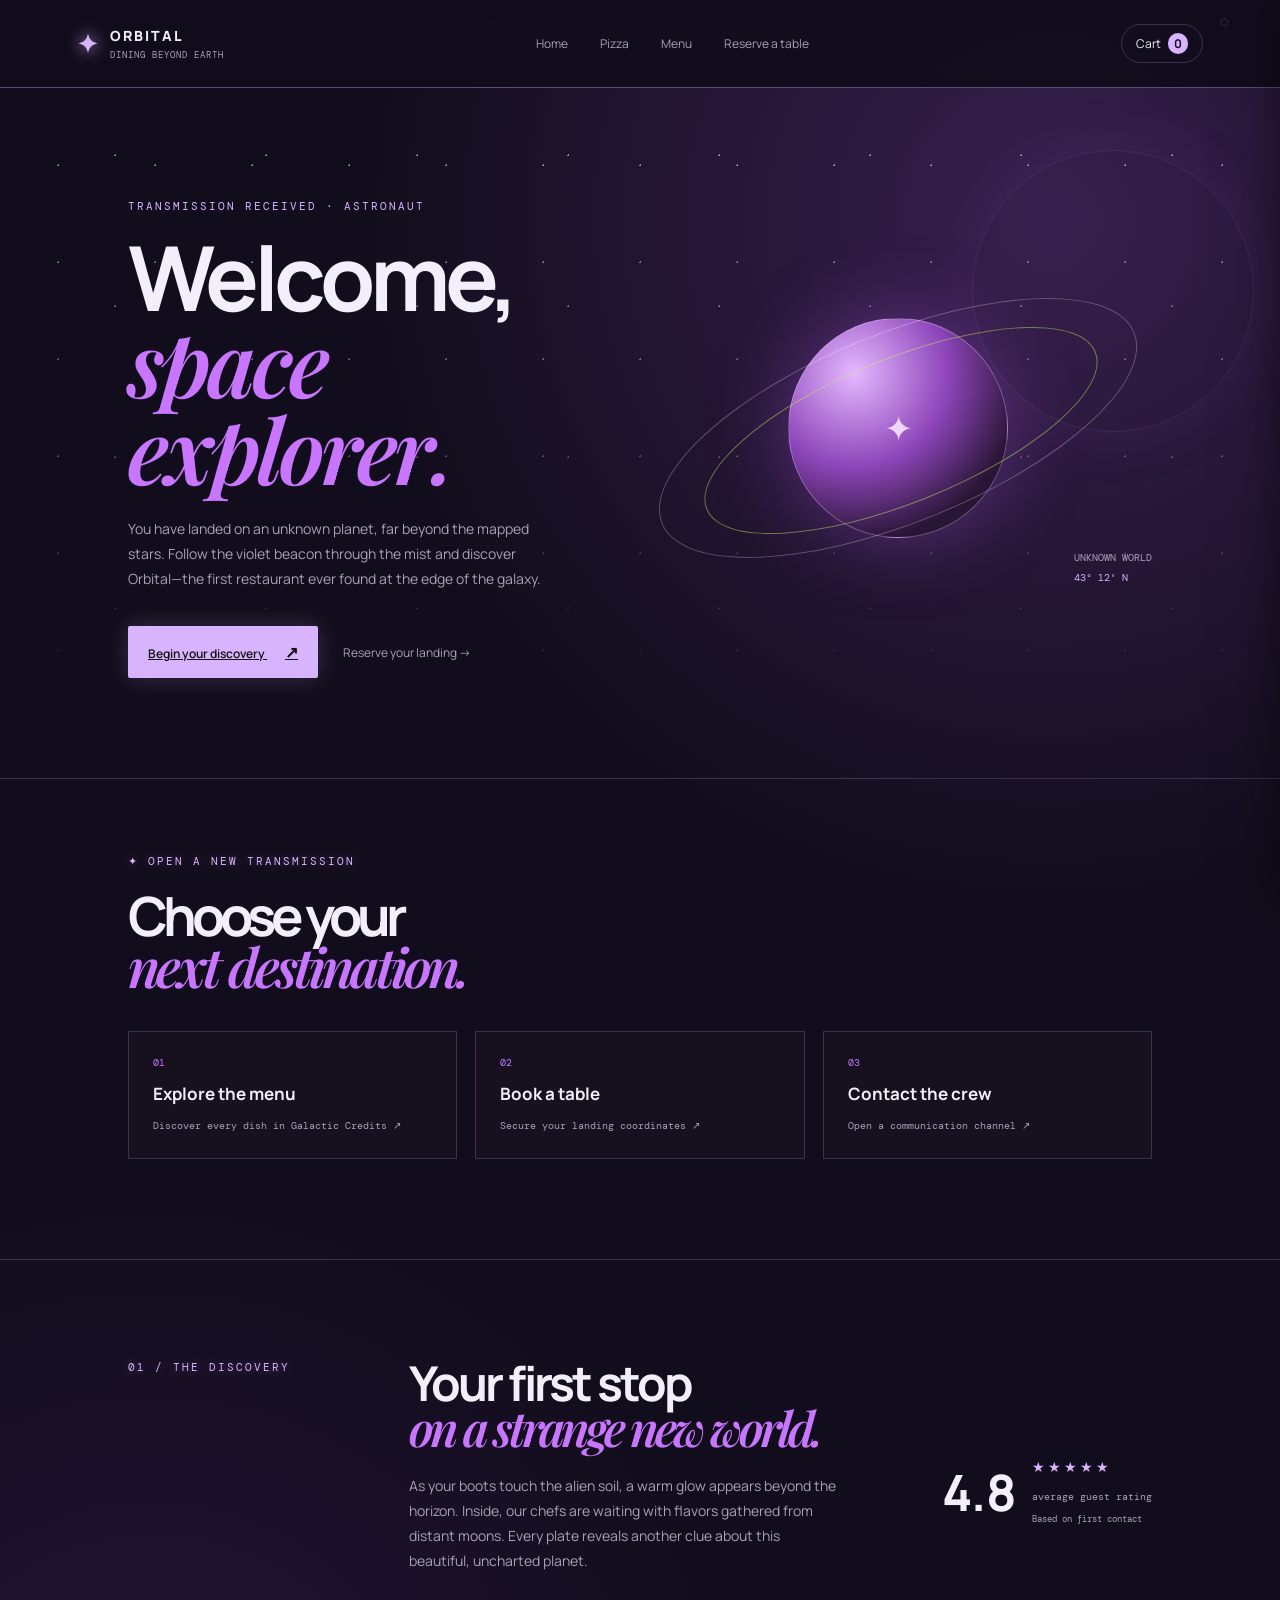
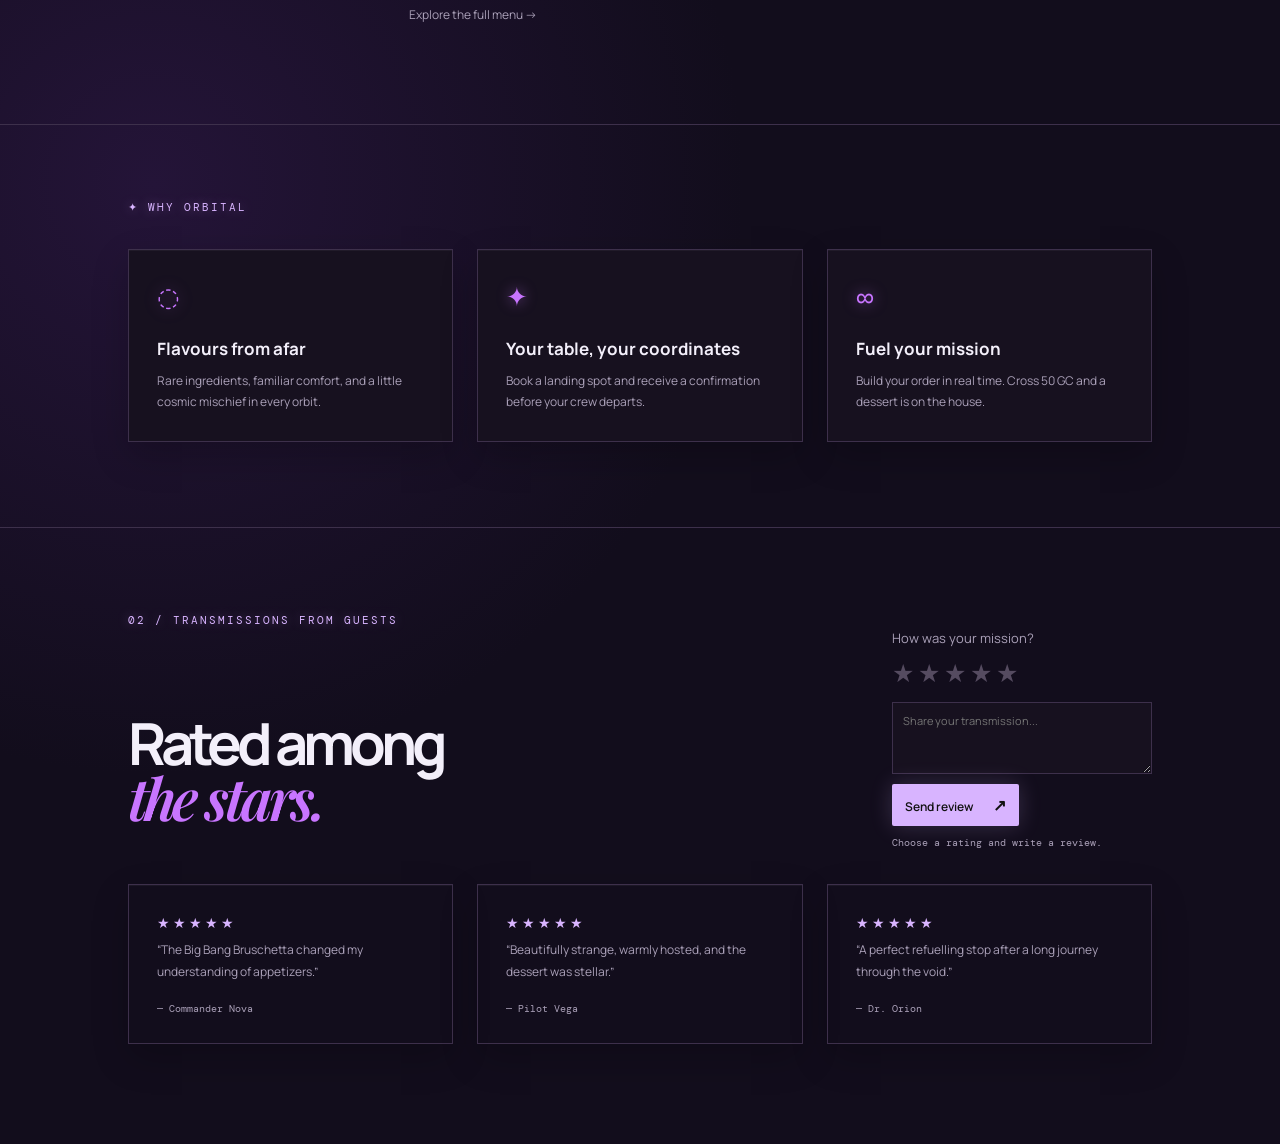
<file: index.html>
<!doctype html>
<html lang="en">
<head><meta charset="UTF-8"><meta name="viewport" content="width=device-width,initial-scale=1"><title>ORBITAL — restaurant beyond the stars</title><link rel="stylesheet" href="styles.css"><style>.home-page #pizza,.home-page #menu,.home-page #reserve,.home-page .bookings{display:none}</style></head>
<body class="home-page">
  <div class="stars"></div>
  <header class="nav"><a class="brand" href="index.html"><span class="brand-mark">✦</span><span>ORBITAL<small>DINING BEYOND EARTH</small></span></a><nav><a href="index.html">Home</a><a href="pizza.html">Pizza</a><a href="menu.html">Menu</a><a href="reserve.html">Reserve a table</a></nav><a class="cart-link" href="menu.html">Cart <b id="cart-count">0</b></a></header>
  <main>
    <section id="home" class="hero page-section"><div class="hero-copy"><p class="eyebrow">TRANSMISSION RECEIVED · ASTRONAUT</p><h1>Welcome,<br><em>space explorer.</em></h1><p class="lead">You have landed on an unknown planet, far beyond the mapped stars. Follow the violet beacon through the mist and discover Orbital—the first restaurant ever found at the edge of the galaxy.</p><div class="hero-actions"><a class="button primary" href="#menu">Begin your discovery <span>↗</span></a><a class="text-link" href="#reserve">Reserve your landing <span>→</span></a></div></div><div class="hero-orbit"><div class="planet"><span>✦</span></div><div class="ring ring-one"></div><div class="ring ring-two"></div><div class="orbit-label">UNKNOWN WORLD<br><strong>43° 12' N</strong></div></div></section>
    <section class="launch-panel page-section"><div class="section-kicker">✦ OPEN A NEW TRANSMISSION</div><h2>Choose your<br><em>next destination.</em></h2><div class="launch-grid"><a class="launch-card" href="index.html#menu" target="_blank" rel="noopener"><span>01</span><strong>Explore the menu</strong><small>Discover every dish in Galactic Credits ↗</small></a><a class="launch-card" href="index.html#reserve" target="_blank" rel="noopener"><span>02</span><strong>Book a table</strong><small>Secure your landing coordinates ↗</small></a><a class="launch-card" href="contact.html" target="_blank" rel="noopener"><span>03</span><strong>Contact the crew</strong><small>Open a communication channel ↗</small></a></div></section>
    <section class="welcome"><div class="section-kicker">01 / THE DISCOVERY</div><div><h2>Your first stop<br><em>on a strange new world.</em></h2><p>As your boots touch the alien soil, a warm glow appears beyond the horizon. Inside, our chefs are waiting with flavors gathered from distant moons. Every plate reveals another clue about this beautiful, uncharted planet.</p><a class="text-link home-link" href="#menu">Explore the full menu <span>→</span></a></div><div class="stat"><strong id="home-rating">4.8</strong><div><div class="rating-stars" aria-label="Average guest rating">★★★★★</div><span>average guest rating<br><small id="rating-count">Based on first contact</small></span></div></div></section>
    <section class="home-features page-section"><div class="section-kicker">✦ WHY ORBITAL</div><div class="feature-grid"><article><span class="feature-icon">◌</span><h3>Flavours from afar</h3><p>Rare ingredients, familiar comfort, and a little cosmic mischief in every orbit.</p></article><article><span class="feature-icon">✦</span><h3>Your table, your coordinates</h3><p>Book a landing spot and receive a confirmation before your crew departs.</p></article><article><span class="feature-icon">∞</span><h3>Fuel your mission</h3><p>Build your order in real time. Cross 50 GC and a dessert is on the house.</p></article></div></section>
    <section class="reviews page-section"><div class="section-kicker">02 / TRANSMISSIONS FROM GUESTS</div><div class="reviews-head"><h2>Rated among<br><em>the stars.</em></h2><form class="rating-form" id="rating-form"><p>How was your mission?</p><div class="overall-rating" role="group" aria-label="Rate your experience"><button type="button" data-overall="1" aria-label="1 star">★</button><button type="button" data-overall="2" aria-label="2 stars">★</button><button type="button" data-overall="3" aria-label="3 stars">★</button><button type="button" data-overall="4" aria-label="4 stars">★</button><button type="button" data-overall="5" aria-label="5 stars">★</button></div><textarea id="review-text" maxlength="240" placeholder="Share your transmission..." aria-label="Write your review"></textarea><button class="button primary" type="submit">Send review <span>↗</span></button><small id="rating-feedback">Choose a rating and write a review.</small></form></div><div class="review-grid" id="review-grid"><article><div class="rating-stars">★★★★★</div><p>“The Big Bang Bruschetta changed my understanding of appetizers.”</p><small>— Commander Nova</small></article><article><div class="rating-stars">★★★★★</div><p>“Beautifully strange, warmly hosted, and the dessert was stellar.”</p><small>— Pilot Vega</small></article><article><div class="rating-stars">★★★★★</div><p>“A perfect refuelling stop after a long journey through the void.”</p><small>— Dr. Orion</small></article></div></section>
    <section id="pizza" class="pizza page-section"><div class="section-kicker">02 / THE PIZZA PLANET</div><div class="pizza-intro"><div><div class="pizza-logo">🍕 <span>ORBITAL<br><b>PIZZA LAB</b></span></div><h2>Slice of<br><em>another world.</em></h2><p>Build your landing feast. Choose a planet, crust, size and toppings.</p></div><div class="pizza-signal">SIGNAL FOUND<br><strong>CRUST: 100% COSMIC</strong></div></div><div class="pizza-grid"><article><img src="pizza-purple.svg" alt="The Big Cheese Bang pizza"><h3>The Big Cheese Bang</h3><p>Black garlic cream, roasted tomato, blue cheese and thyme.</p><strong>24 GC</strong><button class="add pizza-add" data-pizza="purple-planet-pizza">+ Add pizza</button></article><article><img src="pizza-red.svg" alt="Cheesus Crust Superstar pizza"><h3>Cheesus Crust Superstar</h3><p>Blistered tomato, mozzarella, basil oil and sun-dried chili.</p><strong>22 GC</strong><button class="add pizza-add" data-pizza="solar-margherita-pizza">+ Add pizza</button></article><article><img src="pizza-gold.svg" alt="Saturn's Cheese Rings pizza"><h3>Saturn's Cheese Rings</h3><p>Spiced sausage, caramelized onion, mozzarella and golden honey.</p><strong>27 GC</strong><button class="add pizza-add" data-pizza="saturn-rings-pizza">+ Add pizza</button></article></div><div class="pizza-builder"><h3>Customize your transmission</h3><label>Size <select id="pizza-size"><option value="0">Orbit · 12-inch</option><option value="4">Supernova · 16-inch (+4 GC)</option></select></label><label>Crust <select id="pizza-crust"><option>Classic orbit crust</option><option>Garlic comet crust</option><option>Stuffed moon-crust (+3 GC)</option></select></label><div class="toppings"><span>Toppings · +2 GC each</span><label><input type="checkbox" value="Olives"> Black olives</label><label><input type="checkbox" value="Peppers"> Meteor peppers</label><label><input type="checkbox" value="Jalapeños"> Solar jalapeños</label><label><input type="checkbox" value="Basil"> Fresh basil</label></div></div></section>
    <section id="menu" class="menu-section page-section"><div class="section-kicker">03 / THE MENU</div><div class="section-head"><div><h2>Fuel your <em>curiosity.</em></h2><p>Every plate is prepared for the journey. Tap a rating to update our home average.</p></div><div class="pill-note">✦ &nbsp; 1 galactic credit = $1</div></div><div id="menu-grid"></div></section>
    <section id="reserve" class="reserve page-section"><div><div class="section-kicker">04 / YOUR ARRIVAL</div><h2>Reserve a seat<br><em>among the stars.</em></h2><p>Choose your coordinates. Your confirmation will be sent by email or text.</p><div class="slot-legend"><span class="slot available">08:00 PM</span><span>Available token</span><span class="slot occupied">Booked</span></div><div id="booking-slots" class="booking-slots"></div></div><form id="booking-form"><label>Your name<input required name="name" placeholder="Commander name"></label><label>Email address<input type="email" name="email" placeholder="you@mission.com"></label><label>Phone number<input type="tel" name="phone" placeholder="+1 555 0100"></label><label>Arrival date<input required type="date" name="date" id="booking-date"></label><label>Landing time<select required name="time" id="booking-time"><option value="">Choose a slot</option><option>06:00 PM</option><option>06:30 PM</option><option>07:00 PM</option><option>07:30 PM</option><option>08:00 PM</option><option>08:30 PM</option><option>09:00 PM</option></select></label><label>Party size<select name="size"><option>2 explorers</option><option>3 explorers</option><option>4 explorers</option><option>5 explorers</option><option>6 explorers</option></select></label><button class="button primary" type="submit">Book my table <span>↗</span></button><p id="booking-message" class="form-message"></p></form></section>
    <section class="bookings"><div class="section-kicker">YOUR TRANSMISSIONS</div><h3>Booked coordinates</h3><div id="bookings-list"><p class="muted">No tables booked yet.</p></div></section>
  </main>
  <aside id="cart-drawer" class="cart-drawer"><div class="cart-head"><h3>Your flight plan</h3><button id="close-cart">×</button></div><div id="cart-items"></div><div class="cart-summary"><div>Subtotal <span id="subtotal">0 GC</span></div><div id="discount-row" class="discount">Deep space discount <span id="discount">−0 GC</span></div><div class="total">Total <span id="total">0 GC</span></div><p id="dessert-note"></p><button class="button primary full" id="checkout">Transmit order <span>↗</span></button></div></aside><div id="toast" class="toast"></div>
  <script src="menu.js"></script>
  <script src="app.js"></script>
</body></html>
</file>
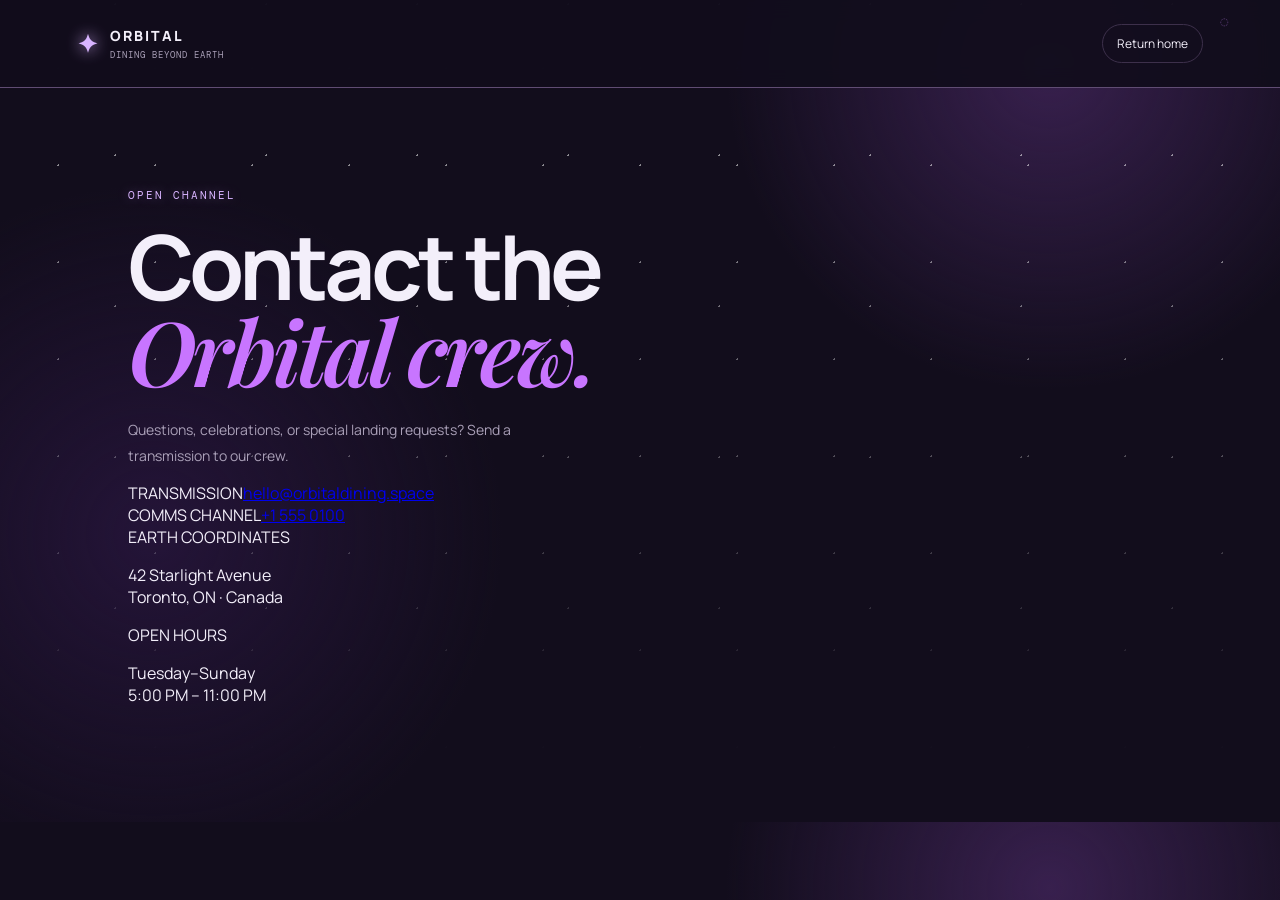
<file: contact.html>
<!doctype html><html lang="en"><head><meta charset="UTF-8"><meta name="viewport" content="width=device-width,initial-scale=1"><title>Contact · ORBITAL</title><link rel="stylesheet" href="styles.css"></head><body><div class="stars"></div><header class="nav"><a class="brand" href="index.html"><span class="brand-mark">✦</span><span>ORBITAL<small>DINING BEYOND EARTH</small></span></a><a class="cart-link" href="index.html">Return home</a></header><main><section class="contact page-section"><div><div class="section-kicker">OPEN CHANNEL</div><h1>Contact the<br><em>Orbital crew.</em></h1><p class="lead">Questions, celebrations, or special landing requests? Send a transmission to our crew.</p></div><div class="contact-details"><div><span>TRANSMISSION</span><a href="mailto:hello@orbitaldining.space">hello@orbitaldining.space</a></div><div><span>COMMS CHANNEL</span><a href="tel:+15550100">+1 555 0100</a></div><div><span>EARTH COORDINATES</span><p>42 Starlight Avenue<br>Toronto, ON · Canada</p></div><div><span>OPEN HOURS</span><p>Tuesday–Sunday<br>5:00 PM – 11:00 PM</p></div></div></section></main></body></html>
</file>
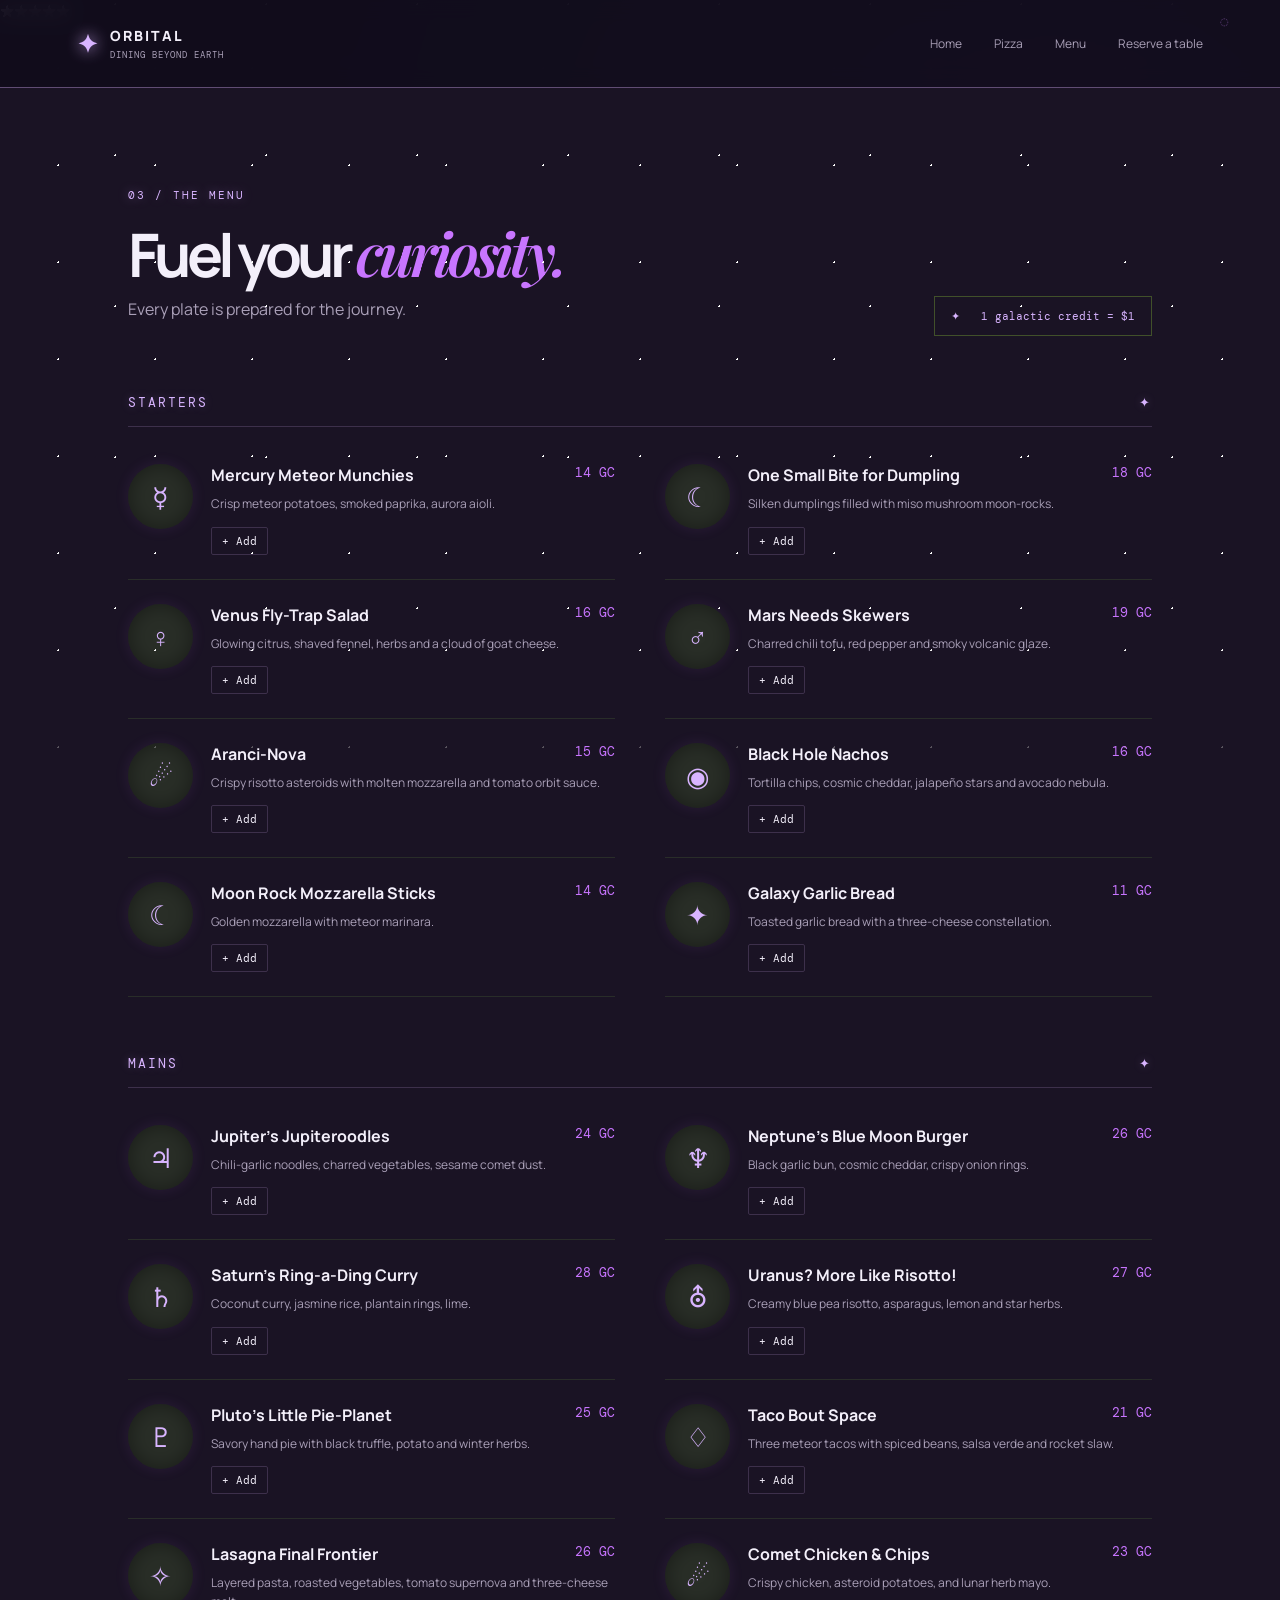
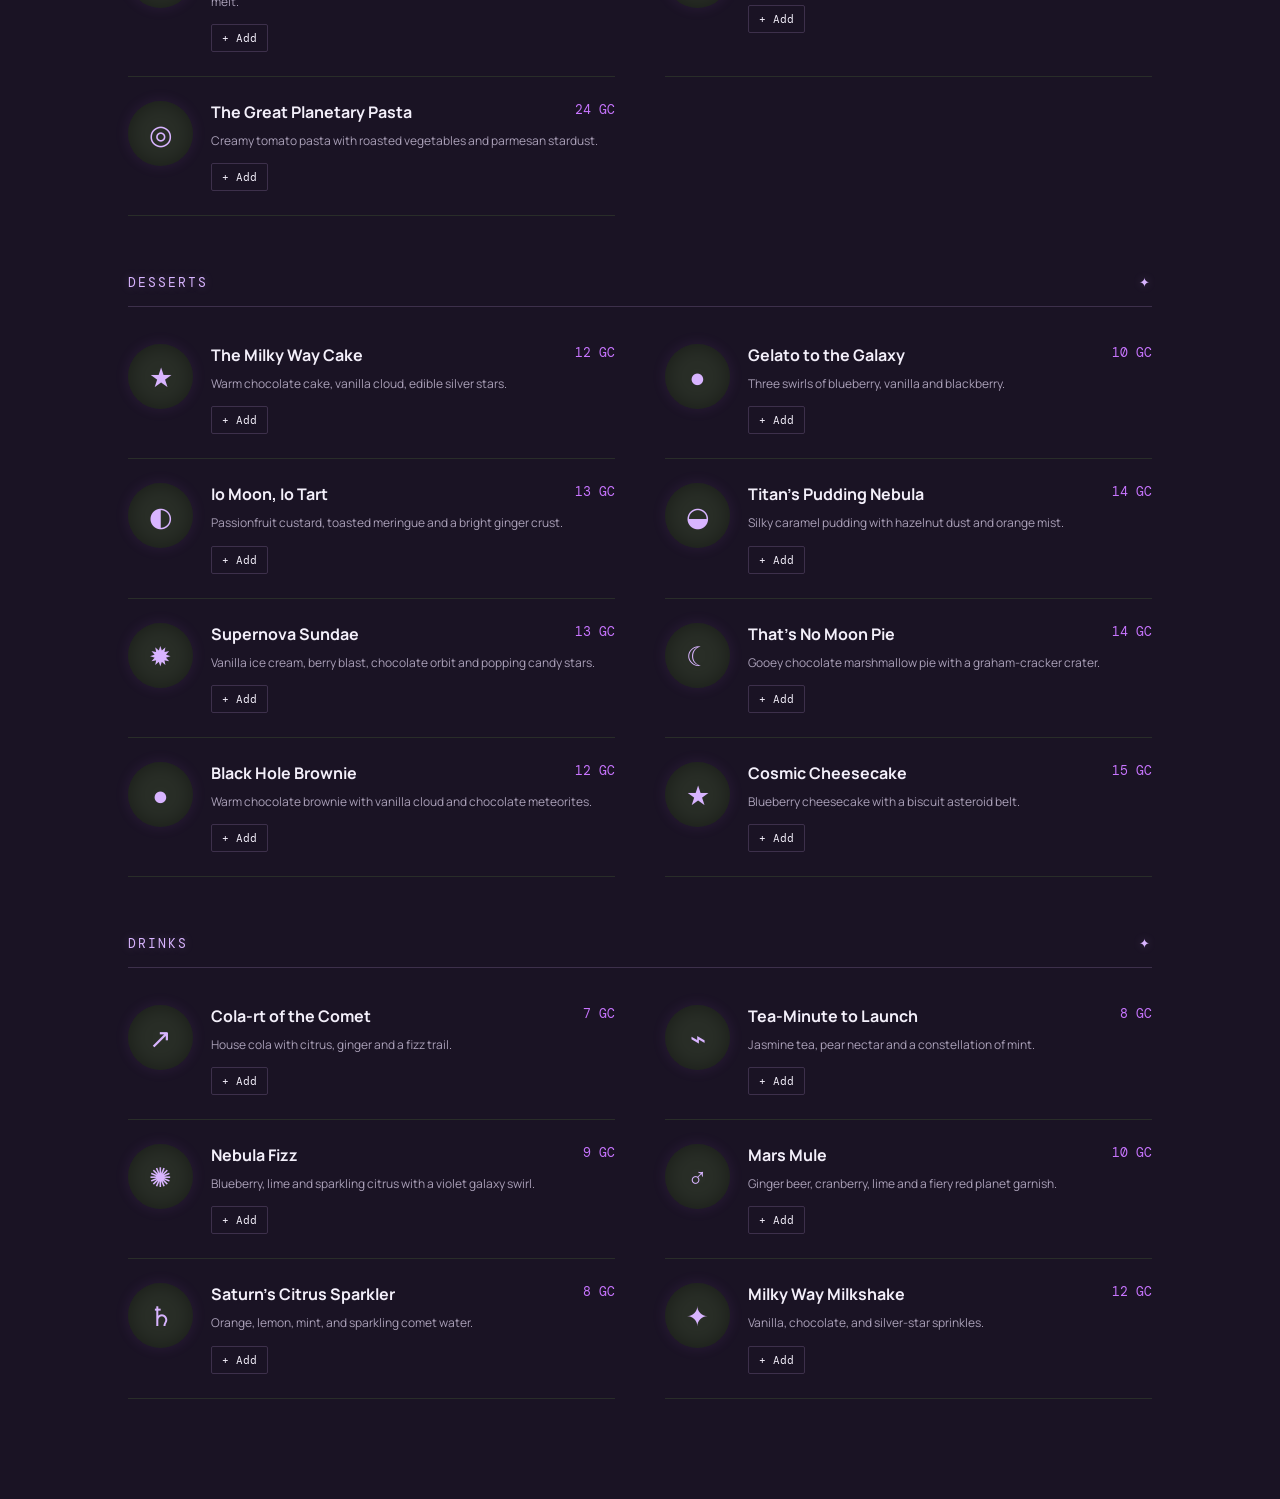
<file: menu.html>
<!doctype html><html lang="en"><head><meta charset="UTF-8"><meta name="viewport" content="width=device-width,initial-scale=1"><title>ORBITAL — Menu</title><link rel="stylesheet" href="styles.css"></head><body><div class="stars"></div><header class="nav"><a class="brand" href="index.html"><span class="brand-mark">✦</span><span>ORBITAL<small>DINING BEYOND EARTH</small></span></a><nav><a href="index.html">Home</a><a href="pizza.html">Pizza</a><a href="menu.html">Menu</a><a href="reserve.html">Reserve a table</a></nav></header><main><section class="menu-section page-section"><div class="section-kicker">03 / THE MENU</div><div class="section-head"><div><h2>Fuel your <em>curiosity.</em></h2><p>Every plate is prepared for the journey.</p></div><div class="pill-note">✦ &nbsp; 1 galactic credit = $1</div></div><div id="menu-grid"></div></section></main><script src="menu.js"></script><script>const grid=document.querySelector('#menu-grid');['Starters','Mains','Desserts','Drinks'].forEach(category=>{const dishes=MENU.filter(d=>d.category===category);grid.insertAdjacentHTML('beforeend',`<div class="menu-category"><h3>${category}<span>✦</span></h3><div class="dish-list">${dishes.map(d=>`<article class="dish"><div class="dish-art">${d.emoji}</div><div class="dish-info"><div class="dish-title"><h4>${d.name}</h4><strong>${d.price} GC</strong></div><p>${d.description}</p><div class="dish-bottom"><div class="stars">★★★★★</div><button class="add" type="button">+ Add</button></div></div></article>`).join('')}</div></div>`)});</script></body></html>
</file>
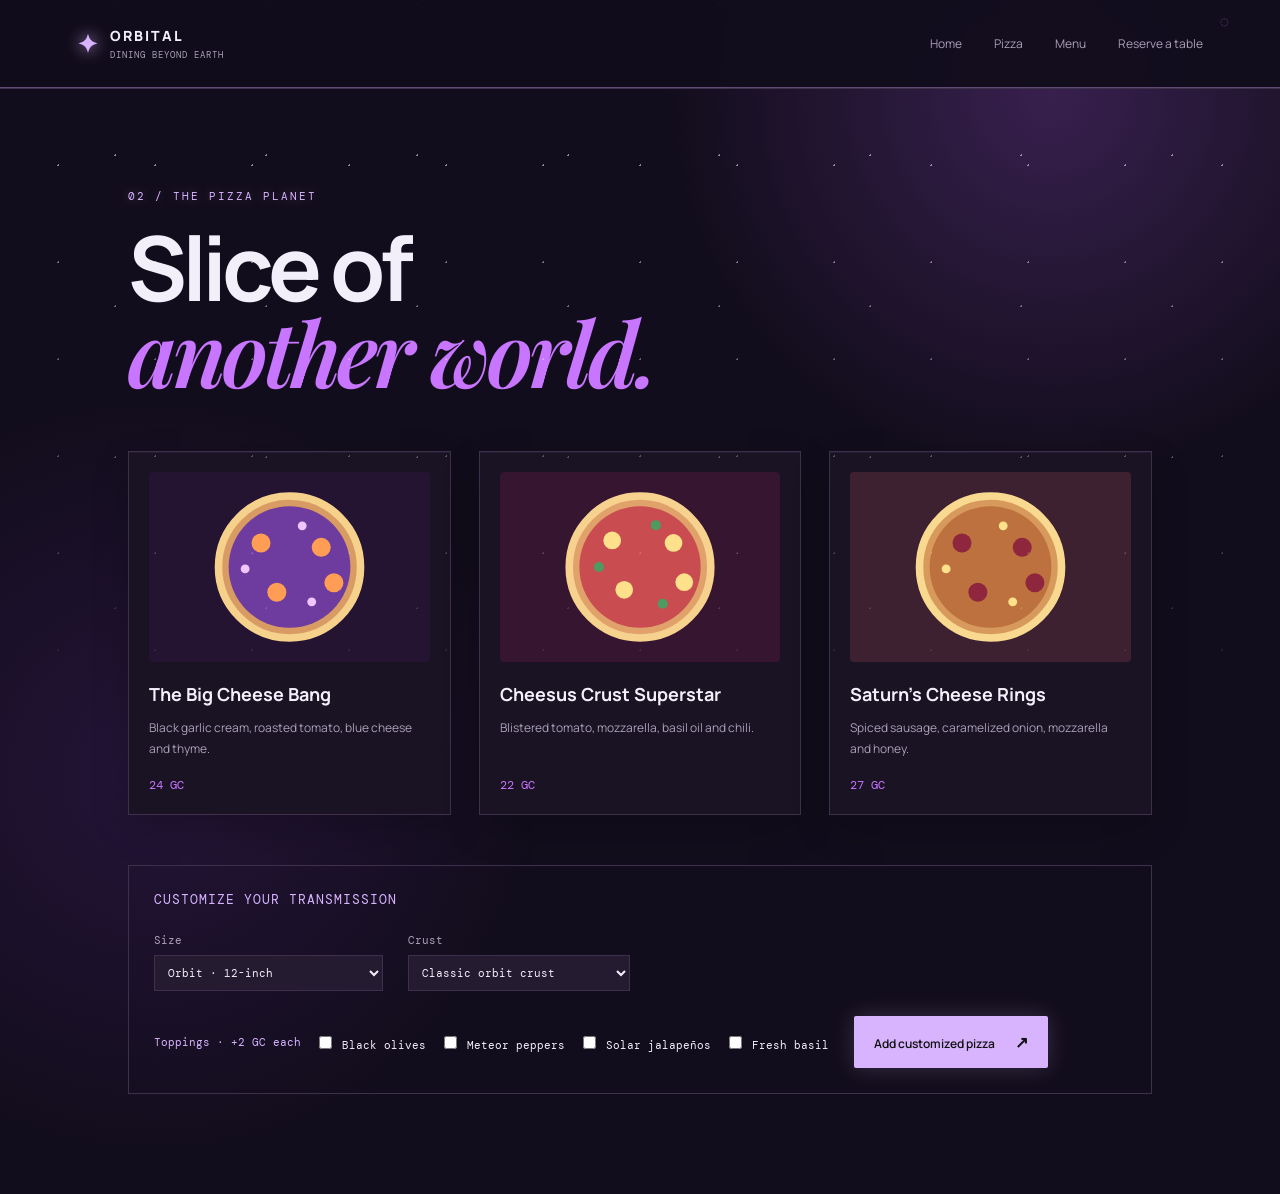
<file: pizza.html>
<!doctype html><html lang="en"><head><meta charset="UTF-8"><meta name="viewport" content="width=device-width,initial-scale=1"><title>ORBITAL — Pizza</title><link rel="stylesheet" href="styles.css"></head><body><div class="stars"></div><header class="nav"><a class="brand" href="index.html"><span class="brand-mark">✦</span><span>ORBITAL<small>DINING BEYOND EARTH</small></span></a><nav><a href="index.html">Home</a><a href="pizza.html">Pizza</a><a href="menu.html">Menu</a><a href="reserve.html">Reserve a table</a></nav></header><main><section class="pizza page-section"><div class="section-kicker">02 / THE PIZZA PLANET</div><h2>Slice of<br><em>another world.</em></h2><div class="pizza-grid"><article><img src="pizza-purple.svg" alt="The Big Cheese Bang pizza"><h3>The Big Cheese Bang</h3><p>Black garlic cream, roasted tomato, blue cheese and thyme.</p><strong>24 GC</strong></article><article><img src="pizza-red.svg" alt="Cheesus Crust Superstar pizza"><h3>Cheesus Crust Superstar</h3><p>Blistered tomato, mozzarella, basil oil and chili.</p><strong>22 GC</strong></article><article><img src="pizza-gold.svg" alt="Saturn's Cheese Rings pizza"><h3>Saturn’s Cheese Rings</h3><p>Spiced sausage, caramelized onion, mozzarella and honey.</p><strong>27 GC</strong></article></div><div class="pizza-builder"><h3>Customize your transmission</h3><label>Size <select><option>Orbit · 12-inch</option><option>Supernova · 16-inch (+4 GC)</option></select></label><label>Crust <select><option>Classic orbit crust</option><option>Garlic comet crust</option><option>Stuffed moon-crust (+3 GC)</option></select></label><div class="toppings"><span>Toppings · +2 GC each</span><label><input type="checkbox"> Black olives</label><label><input type="checkbox"> Meteor peppers</label><label><input type="checkbox"> Solar jalapeños</label><label><input type="checkbox"> Fresh basil</label></div><button class="button primary" type="button">Add customized pizza <span>↗</span></button></div></section></main></body></html>
</file>
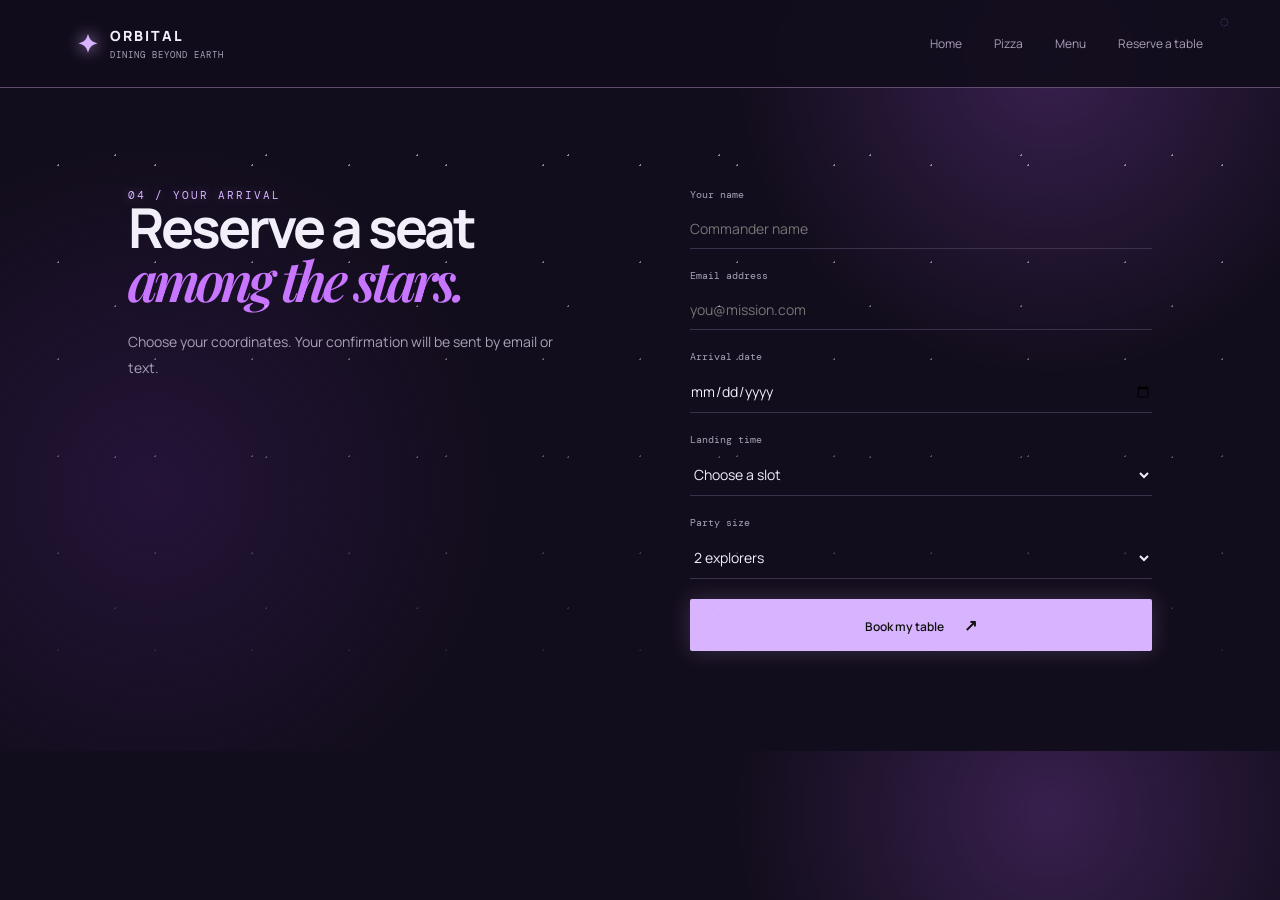
<file: reserve.html>
<!doctype html><html lang="en"><head><meta charset="UTF-8"><meta name="viewport" content="width=device-width,initial-scale=1"><title>ORBITAL — Reserve</title><link rel="stylesheet" href="styles.css"></head><body><div class="stars"></div><header class="nav"><a class="brand" href="index.html"><span class="brand-mark">✦</span><span>ORBITAL<small>DINING BEYOND EARTH</small></span></a><nav><a href="index.html">Home</a><a href="pizza.html">Pizza</a><a href="menu.html">Menu</a><a href="reserve.html">Reserve a table</a></nav></header><main><section id="reserve" class="reserve page-section"><div><div class="section-kicker">04 / YOUR ARRIVAL</div><h2>Reserve a seat<br><em>among the stars.</em></h2><p>Choose your coordinates. Your confirmation will be sent by email or text.</p></div><form><label>Your name<input required name="name" placeholder="Commander name"></label><label>Email address<input type="email" name="email" placeholder="you@mission.com"></label><label>Arrival date<input required type="date" name="date"></label><label>Landing time<select required name="time"><option value="">Choose a slot</option><option>06:00 PM</option><option>07:00 PM</option><option>08:00 PM</option><option>09:00 PM</option></select></label><label>Party size<select name="size"><option>2 explorers</option><option>3 explorers</option><option>4 explorers</option><option>5 explorers</option></select></label><button class="button primary" type="submit">Book my table <span>↗</span></button></form></section></main></body></html>
</file>
<file: styles.css>
@import url('https://fonts.googleapis.com/css2?family=DM+Mono:wght@400;500&family=Manrope:wght@400;600;700;800&family=Playfair+Display:ital,wght@0,600;1,600;1,700&display=swap');
:root{--ink:#eff0ea;--muted:#9b9d98;--bg:#111311;--line:#363a35;--lime:#c8ef5f;--orange:#ff6e42}*{box-sizing:border-box}html{scroll-behavior:smooth}body{margin:0;background:var(--bg);color:var(--ink);font-family:Manrope, sans-serif}.stars{position:fixed;inset:0;opacity:.5;pointer-events:none;background-image:radial-gradient(#fff 1px,transparent 1px),radial-gradient(#fff 1px,transparent 1px);background-size:97px 97px,151px 151px;background-position:10px 20px,40px 80px;mask-image:linear-gradient(to bottom,#000,transparent 85%)}.nav{height:88px;border-bottom:1px solid var(--line);display:flex;align-items:center;justify-content:space-between;padding:0 6vw;position:sticky;top:0;background:#111311eF;backdrop-filter:blur(10px);z-index:5}.brand{display:flex;gap:10px;align-items:center;color:var(--ink);font-size:14px;font-weight:800;letter-spacing:2px;text-decoration:none}.brand small{display:block;color:var(--muted);font:9px 'DM Mono';letter-spacing:1px;margin-top:4px}.brand-mark{color:var(--lime);font-size:25px}.nav nav{display:flex;gap:32px}.nav nav a,.cart-link,.text-link{color:var(--muted);text-decoration:none;font-size:12px}.nav nav a:hover,.text-link:hover{color:var(--lime)}.cart-link{color:var(--ink);border:1px solid var(--line);padding:10px 14px;border-radius:20px}.cart-link b{color:var(--bg);background:var(--lime);border-radius:10px;padding:2px 6px;margin-left:5px}.page-section,.welcome{padding:100px 10vw;max-width:1500px;margin:auto}.hero{min-height:600px;display:flex;align-items:center;justify-content:space-between;overflow:hidden}.eyebrow,.section-kicker{font:11px 'DM Mono';letter-spacing:2px;color:var(--lime)}h1,h2{font-size:clamp(52px,7vw,105px);line-height:.94;margin:22px 0;font-weight:700;letter-spacing:-5px}h1 em,h2 em{font-family:'Playfair Display';font-weight:600;color:var(--orange);letter-spacing:-4px}.lead{color:var(--muted);max-width:430px;line-height:1.8;font-size:14px}.hero-actions{display:flex;align-items:center;gap:25px;margin-top:35px}.button{border:0;padding:15px 20px;border-radius:2px;font:600 12px Manrope;cursor:pointer}.button.primary{background:var(--lime);color:#111}.button span{padding-left:18px;font-size:16px}.hero-orbit{width:38vw;height:410px;position:relative}.planet{width:220px;height:220px;border-radius:50%;background:radial-gradient(circle at 30% 25%,#efb27e,#b74434 42%,#341c23 75%);position:absolute;top:90px;left:25%;box-shadow:0 0 80px #ea603d66;display:grid;place-items:center;font-size:35px;color:#ffdc93}.ring{position:absolute;border:1px solid #c8ef5f77;border-radius:50%;transform:rotate(-22deg)}.ring-one{width:420px;height:145px;top:130px;left:5%}.ring-two{width:510px;height:190px;top:105px;left:-5%;border-color:#fff4}.orbit-label{position:absolute;right:0;bottom:50px;color:var(--muted);font:10px 'DM Mono';line-height:2}.orbit-label strong{color:var(--lime);font-weight:400}.welcome{border-top:1px solid var(--line);display:grid;grid-template-columns:1fr 2fr 1fr;gap:50px}.welcome h2,.reserve h2{font-size:48px;letter-spacing:-3px;margin-top:0}.welcome p,.reserve p{color:var(--muted);font-size:14px;line-height:1.8;max-width:430px}.stat{display:flex;gap:15px;align-items:center;justify-content:flex-end}.stat strong{font-size:50px}.stat span{font:10px 'DM Mono';color:var(--muted);line-height:1.7}.stat i{color:var(--lime);font-style:normal;letter-spacing:3px}.menu-section{background:#171a16;max-width:none;padding-left:10vw;padding-right:10vw}.section-head{display:flex;justify-content:space-between;align-items:end}.section-head h2{font-size:60px;margin-bottom:8px}.section-head p{color:var(--muted)}.pill-note{font:11px 'DM Mono';color:var(--lime);border:1px solid #41502a;padding:12px 16px}.menu-category{margin-top:58px}.menu-category>h3{font:13px 'DM Mono';color:var(--lime);text-transform:uppercase;letter-spacing:2px;border-bottom:1px solid var(--line);padding-bottom:15px}.menu-category>h3 span{float:right}.dish-list{display:grid;grid-template-columns:1fr 1fr;gap:0 50px}.dish{padding:24px 0;display:flex;gap:18px;border-bottom:1px solid #292d29}.dish-art{min-width:65px;height:65px;border-radius:50%;background:#292e27;color:var(--lime);display:grid;place-items:center;font-size:27px}.dish-info{flex:1}.dish-title{display:flex;justify-content:space-between}.dish h4{margin:0;font-size:16px}.dish-title strong{font:13px 'DM Mono';color:var(--orange)}.dish p{font-size:12px;line-height:1.6;color:var(--muted);margin:8px 0 13px}.dish-bottom{display:flex;justify-content:space-between;align-items:center}.stars{display:flex}.star{background:none;border:0;padding:0 2px;color:#454a42;font-size:15px;cursor:pointer}.star.active{color:var(--lime)}.add{border:1px solid var(--line);background:transparent;color:var(--ink);padding:6px 10px;border-radius:2px;font:11px 'DM Mono';cursor:pointer}.add:hover{border-color:var(--lime);color:var(--lime)}.reserve{display:grid;grid-template-columns:1fr 1fr;gap:100px}.reserve h2{font-size:55px}.reserve form{display:grid;gap:20px;align-content:center}.reserve label{font:10px 'DM Mono';color:var(--muted);display:grid;gap:8px}.reserve input,.reserve select{background:transparent;color:var(--ink);border:0;border-bottom:1px solid var(--line);padding:10px 0;font:14px Manrope;outline:0}.reserve select option{background:var(--bg)}.form-message{color:var(--lime)!important;margin:0!important}.bookings{padding:35px 10vw;background:#171a16}.bookings h3{font-size:25px}.booking{display:flex;justify-content:space-between;border-top:1px solid var(--line);padding:16px 0;color:var(--muted);font:12px 'DM Mono'}.booking strong{color:var(--ink);font-family:Manrope}.muted{color:var(--muted);font-size:13px}.cart-drawer{position:fixed;right:-410px;top:0;bottom:0;width:390px;background:#20241e;z-index:10;padding:30px;transition:right .3s;box-shadow:-20px 0 50px #0008}.cart-drawer.open{right:0}.cart-head{display:flex;justify-content:space-between;border-bottom:1px solid var(--line);padding-bottom:20px}.cart-head h3{margin:0}.cart-head button{background:none;color:var(--ink);border:0;font-size:28px;cursor:pointer}.cart-item{display:flex;justify-content:space-between;padding:17px 0;border-bottom:1px solid var(--line);font-size:13px}.cart-item small{display:block;color:var(--muted);font:10px 'DM Mono';margin-top:5px}.cart-item button{border:0;background:#32382f;color:var(--ink);width:24px;height:24px;cursor:pointer}.cart-item b{padding:0 8px}.cart-summary{position:absolute;bottom:30px;left:30px;right:30px;font:12px 'DM Mono';line-height:2.5}.cart-summary div{display:flex;justify-content:space-between}.discount{color:var(--lime)}.total{border-top:1px solid var(--line);font-size:17px;padding-top:8px;margin-top:10px}.cart-summary p{color:var(--lime);font-size:11px;line-height:1.3}.full{width:100%;margin-top:12px}.toast{position:fixed;bottom:25px;left:50%;transform:translate(-50%,20px);background:var(--lime);color:#111;padding:13px 20px;font:11px 'DM Mono';opacity:0;transition:.25s;z-index:20}.toast.show{opacity:1;transform:translate(-50%,0)}
@media(max-width:800px){.nav{padding:0 5vw}.nav nav{display:none}.page-section,.welcome{padding:70px 7vw}.hero{display:block;min-height:720px}.hero-orbit{width:100%;margin-top:35px}.welcome,.reserve{display:block}.stat{justify-content:flex-start;margin-top:35px}.dish-list{grid-template-columns:1fr}.section-head{display:block}.pill-note{display:inline-block;margin-top:20px}.reserve form{margin-top:40px}.cart-drawer{width:100%;right:-100%}}

/* Purple palette */
:root{--ink:#f3effa;--muted:#aaa0b8;--bg:#120d1c;--line:#3d304b;--lime:#d8b4ff;--orange:#c875ff}
body{background:var(--bg)}
.nav{background:#120d1ceF}
.planet{background:radial-gradient(circle at 30% 25%,#e4b8ff,#8d45b9 42%,#291535 75%);box-shadow:0 0 80px #ad55e866;color:#f0d5ff}
.menu-section,.bookings{background:#1a1324}
.cart-drawer{background:#251b31}
.pizza{border-top:1px solid var(--line)}.pizza-intro{display:flex;justify-content:space-between;align-items:end}.pizza-intro h2{font-size:60px}.pizza-intro p{max-width:420px;color:var(--muted);font-size:14px;line-height:1.8}.pizza-signal{font:10px 'DM Mono';color:var(--muted);line-height:2}.pizza-signal strong{color:var(--lime);font-weight:400}.pizza-grid{display:grid;grid-template-columns:repeat(3,1fr);gap:28px;margin-top:55px}.pizza-grid article{border:1px solid var(--line);padding:20px;background:#1a1324}.pizza-grid h3{margin:20px 0 8px;font-size:18px}.pizza-grid p{color:var(--muted);font-size:12px;line-height:1.7;min-height:42px}.pizza-grid article>strong{font:12px 'DM Mono';color:var(--orange)}.pizza-disc{height:190px;border-radius:50%;display:grid;place-items:center;font-size:55px;color:#f3dcff;box-shadow:inset 0 0 35px #0008}.pizza-purple{background:radial-gradient(circle at 35% 30%,#d99cff,#713799 50%,#271330)}.pizza-red{background:radial-gradient(circle at 35% 30%,#ffbd9d,#ae3d68 50%,#36152e)}.pizza-gold{background:radial-gradient(circle at 35% 30%,#ffe394,#bd7545 50%,#402136)}
.pizza-logo{display:flex;align-items:center;gap:12px;color:var(--lime);font-size:38px;font-weight:800;margin-bottom:25px}.pizza-logo span{font:10px 'DM Mono';letter-spacing:2px;line-height:1.5}.pizza-logo b{color:var(--ink);font-weight:400}.pizza-add{display:block;margin-top:14px}.pizza-builder{margin-top:50px;border:1px solid var(--line);padding:25px;display:flex;gap:25px;align-items:center;flex-wrap:wrap}.pizza-builder h3{width:100%;margin:0;color:var(--lime);font:13px 'DM Mono';text-transform:uppercase;letter-spacing:1px}.pizza-builder label,.toppings{font:11px 'DM Mono';color:var(--muted)}.pizza-builder select{display:block;margin-top:8px;background:#251b31;color:var(--ink);border:1px solid var(--line);padding:9px;font:11px 'DM Mono'}.toppings{display:flex;gap:14px;flex-wrap:wrap;align-items:center}.toppings span{color:var(--lime)}.toppings label{color:var(--ink)}
.pizza-grid article>img{display:block;width:100%;height:190px;object-fit:cover;border-radius:4px}
@media(max-width:800px){.pizza-intro{display:block}.pizza-grid{grid-template-columns:1fr}}
.home-link{display:inline-block;margin-top:18px}.rating-stars{color:var(--lime);letter-spacing:3px;font-size:14px;margin-bottom:7px}.stat small{font-size:9px}.feature-grid,.review-grid{display:grid;grid-template-columns:repeat(3,1fr);gap:24px;margin-top:35px}.home-features,.reviews{border-top:1px solid var(--line)}.home-features{padding-top:75px;padding-bottom:85px}.feature-grid article,.review-grid article{border:1px solid var(--line);padding:28px;background:#17111f}.feature-icon{color:var(--orange);font-size:26px}.feature-grid h3{font-size:17px;margin:23px 0 10px}.feature-grid p,.review-grid p{color:var(--muted);font-size:12px;line-height:1.8;margin:0}.reviews{padding-top:85px}.reviews-head{display:flex;justify-content:space-between;align-items:end}.reviews h2{font-size:58px}.reviews-head p{color:var(--muted);font-size:13px;max-width:245px;line-height:1.7}.review-grid article{background:transparent}.review-grid small{display:block;color:var(--muted);font:10px 'DM Mono';margin-top:20px}@media(max-width:800px){.feature-grid,.review-grid{grid-template-columns:1fr}.reviews-head{display:block}.reviews h2{font-size:48px}}
.launch-panel{border-top:1px solid var(--line);padding-top:75px}.launch-panel h2{font-size:54px;margin-bottom:38px}.launch-grid{display:grid;grid-template-columns:repeat(3,1fr);gap:18px}.launch-card{display:flex;flex-direction:column;gap:13px;border:1px solid var(--line);padding:24px;color:var(--ink);text-decoration:none;background:#17111f;transition:.2s}.launch-card:hover{border-color:var(--lime);transform:translateY(-4px);box-shadow:0 0 25px #c875ff22}.launch-card span{color:var(--orange);font:10px 'DM Mono'}.launch-card strong{font-size:17px}.launch-card small{color:var(--muted);font:10px 'DM Mono';line-height:1.6}@media(max-width:800px){.launch-grid{grid-template-columns:1fr}}
.slot-legend{display:flex;align-items:center;gap:10px;margin-top:28px;color:var(--muted);font:10px 'DM Mono'}.slot{border:1px solid var(--lime);padding:8px 10px;color:var(--lime)}
.rating-form{color:var(--muted);font-size:12px}.rating-form p{margin:0 0 10px}.overall-rating{display:flex;gap:4px}.overall-rating button{background:none;border:0;color:#554b60;font-size:25px;padding:0;cursor:pointer}.overall-rating button:hover,.overall-rating button.selected{color:var(--lime)}.rating-form small{display:block;font:10px 'DM Mono';margin-top:10px}
.rating-form textarea{display:block;width:260px;min-height:72px;margin:14px 0 10px;background:#17111f;border:1px solid var(--line);color:var(--ink);padding:10px;font:11px Manrope;resize:vertical}.rating-form textarea:focus{outline:1px solid var(--lime)}.rating-form .button{padding:10px 13px}
.slot-legend .occupied,.slot-token.occupied{color:#756b7f;border-color:#51465a}.booking-slots{display:flex;flex-wrap:wrap;gap:8px;max-width:430px;margin-top:25px}.slot-date{width:100%;font:10px 'DM Mono';color:var(--muted)}.slot-token{background:transparent;border:1px solid var(--lime);color:var(--lime);padding:9px 10px;font:10px 'DM Mono';cursor:pointer}.slot-token small{display:block;font-size:8px;margin-top:4px;opacity:.7}.slot-token:hover,.slot-token.selected{background:var(--lime);color:var(--bg)}.slot-token.occupied{cursor:not-allowed;text-decoration:line-through}
body{background:radial-gradient(circle at 82% 8%,#38204e 0,transparent 25%),radial-gradient(circle at 12% 65%,#241438 0,transparent 28%),var(--bg);overflow-x:hidden}.stars{opacity:.65}.nav{border-bottom-color:#604c73}.nav:after{content:'◌';position:absolute;right:4%;top:14px;color:#9b65c7;font-size:10px;opacity:.7}.brand-mark{filter:drop-shadow(0 0 8px var(--lime))}.button.primary{box-shadow:0 0 22px #d8b4ff33;transition:transform .2s,box-shadow .2s}.button.primary:hover{transform:translateY(-2px);box-shadow:0 0 28px #d8b4ff66}.hero{position:relative}.hero:before{content:'';position:absolute;width:280px;height:280px;border:1px solid #c875ff22;border-radius:50%;right:2%;top:9%;box-shadow:0 0 70px #c875ff12;pointer-events:none}.planet{border:1px solid #f0d5ff55}.section-kicker{color:var(--lime);text-shadow:0 0 12px #d8b4ff66}.feature-grid article,.review-grid article,.pizza-grid article{box-shadow:inset 0 1px #ffffff0b,0 14px 35px #0003;transition:transform .2s,border-color .2s}.feature-grid article:hover,.review-grid article:hover,.pizza-grid article:hover{transform:translateY(-4px);border-color:#9b65c7}.feature-icon{filter:drop-shadow(0 0 7px #c875ff88)}.menu-category>h3{color:var(--lime);text-shadow:0 0 10px #d8b4ff44}.dish-art{box-shadow:inset 0 0 20px #0006,0 0 15px #c875ff18}.add,.slot-token{transition:background .2s,color .2s,border-color .2s}.add:focus-visible,.button:focus-visible,.slot-token:focus-visible,.overall-rating button:focus-visible,.nav a:focus-visible{outline:2px solid var(--lime);outline-offset:3px}.reserve input:focus,.reserve select:focus{border-color:var(--lime)}
</file>
